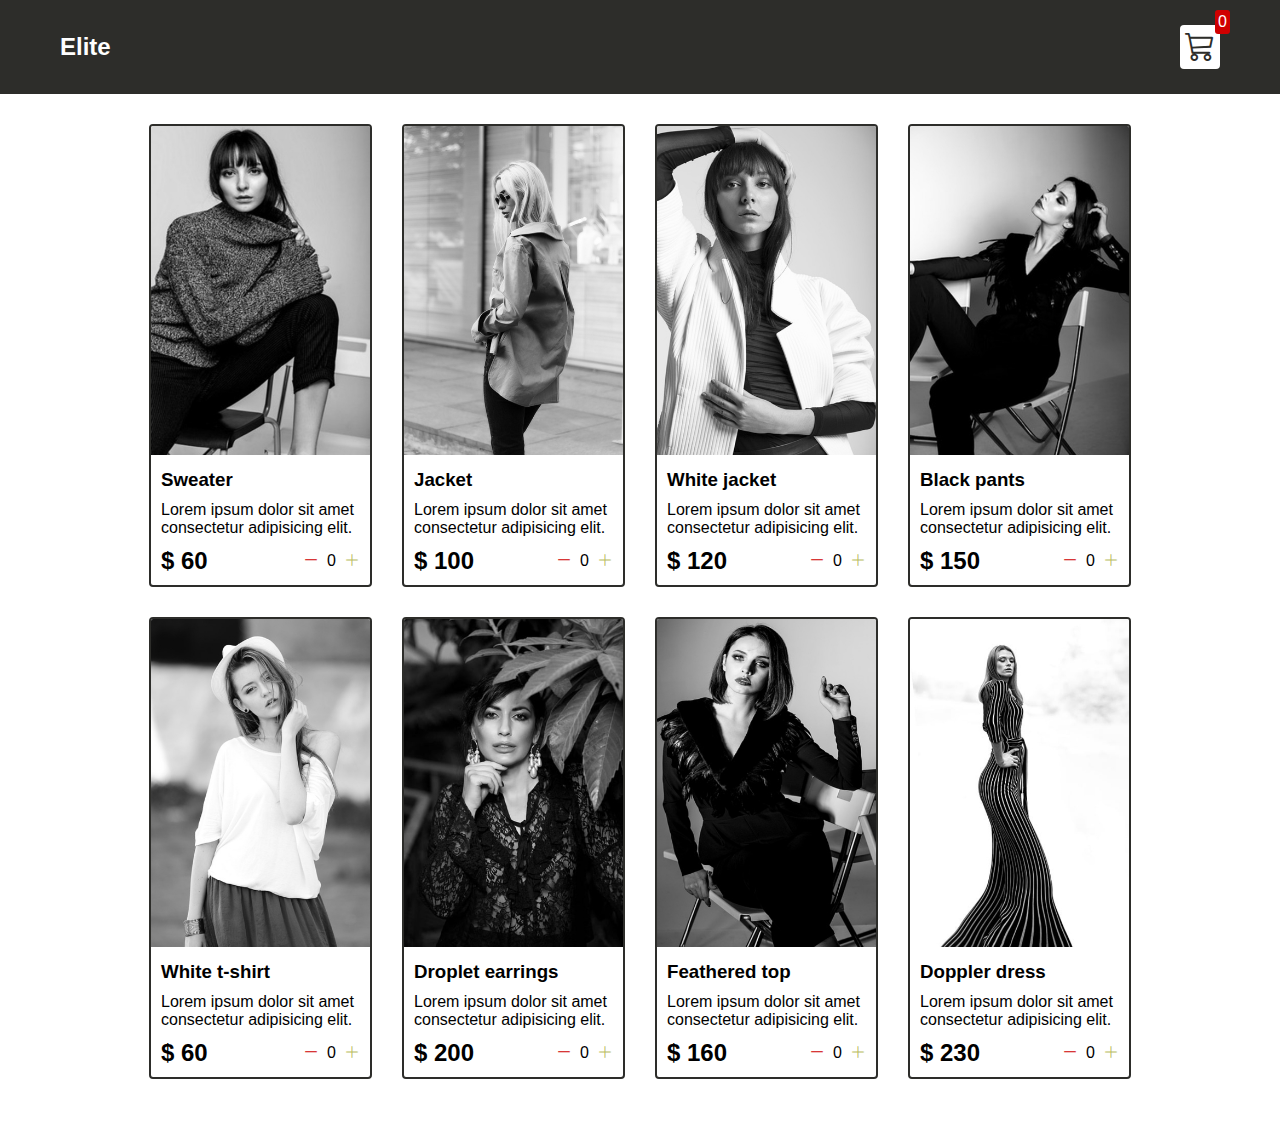
<file: index.html>
<!DOCTYPE html>
<html lang="en">
  <head>
    <meta charset="UTF-8" />
    <meta name="viewport" content="width=device-width, initial-scale=1.0" />
    <title>Elite</title>
    <link rel="stylesheet" href="style.css" />
    <link
      rel="stylesheet"
      href="https://cdn.jsdelivr.net/npm/bootstrap-icons@1.11.3/font/bootstrap-icons.min.css"
    />
  </head>
  <body>
    <div class="navbar">
      <a href="index.html">
        <h2>Elite</h2>
      </a>
      <a href="cart.html">
        <div class="cart">
          <i class="bi bi-cart3"></i>
          <div id="cart-amount" class="cart-amount">0</div>
        </div>
      </a>
    </div>
    <div class="shop" id="shop"></div>
  </body>

  <script src="data.js"></script>
  <script src="main.js"></script>
</html>
</file>
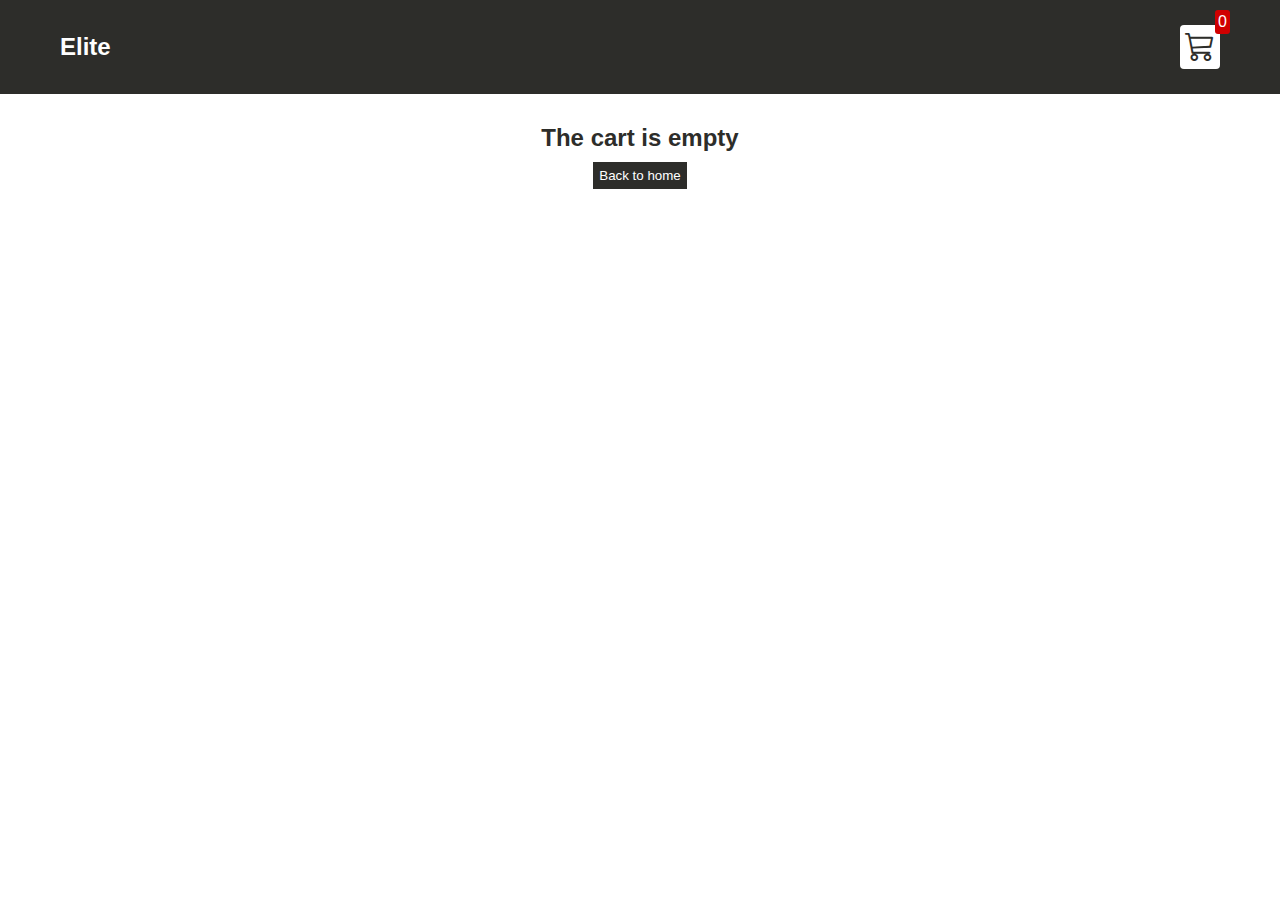
<file: cart.html>
<!DOCTYPE html>
<html lang="en">
  <head>
    <meta charset="UTF-8" />
    <meta name="viewport" content="width=device-width, initial-scale=1.0" />
    <title>Elite</title>
    <link rel="stylesheet" href="style.css" />
    <link
      rel="stylesheet"
      href="https://cdn.jsdelivr.net/npm/bootstrap-icons@1.11.3/font/bootstrap-icons.min.css"
    />
  </head>
  <body>
    <div class="navbar">
      <a href="index.html">
        <h2>Elite</h2>
      </a>
      <a href="cart.html">
        <div class="cart">
          <i class="bi bi-cart3"></i>
          <div id="cart-amount" class="cart-amount">0</div>
        </div>
      </a>
    </div>
    <div id="label" class="text-center"></div>
    <div id="shopping-cart" class="shopping-cart"></div>
  </body>
  <script src="data.js"></script>
  <script src="cart.js"></script>
</html>
</file>
<file: style.css>
/**
* ? Changing browser's default styles
**/
* {
  margin: 0;
  padding: 0;
  box-sizing: border-box;
}

body {
  font-family: sans-serif;
}

i {
  cursor: pointer;
}

a {
  text-decoration: none;
  color: white;
}

/**
* ? Navbar styles
**/

.navbar {
  background-color: #2d2d2a;
  color: white;
  padding: 25px 60px;
  display: flex;
  justify-content: space-between;
  align-items: center;
  margin-bottom: 30px;
}

.cart {
  position: relative;
  background-color: #fff;
  color: #2d2d2a;
  font-size: 30px;
  padding: 5px;
  border-radius: 4px;
}

.cart-amount {
  position: absolute;
  top: -15px;
  right: -10px;
  font-size: 16px;
  background-color: #d00000;
  color: #fff;
  padding: 3px;
  border-radius: 3px;
}

/**
* ? Shop item styles
**/

.shop {
  display: grid;
  grid-template-columns: repeat(4, 223px);
  gap: 30px;
  justify-content: center;
  margin-bottom: 50px;
}

@media (max-width: 1000px) {
  .shop {
    grid-template-columns: repeat(2, 223px);
  }
}

@media (max-width: 500px) {
  .shop {
    grid-template-columns: repeat(1, 223px);
  }
}

.item {
  border: 2px solid #2d2d2a;
  border-radius: 4px;
}

.item img {
  width: 100%;
  border-radius: 2px 2px 0 0;
}

.details {
  display: flex;
  flex-direction: column;
  padding: 10px;
  gap: 10px;
  justify-content: center;
}

.bi.bi-x-lg {
  position: absolute;
  top: 0;
  right: 0;
}

.price-quantity {
  display: flex;
  justify-content: space-between;
  align-items: center;
}

.buttons {
  display: flex;
  gap: 8px;
  font-size: 16px;
}

.bi-dash-lg {
  color: #d00000;
}

.bi-plus-lg {
  color: #bbbe64;
}

/**
* ? Label and buttons styles
**/

.text-center {
  text-align: center;
  margin-bottom: 20px;
}

.home-button,
.checkout,
.remove-all {
  background-color: #2d2d2a;
  color: white;
  border: none;
  padding: 6px;
  border: 3px;
  cursor: pointer;
  margin-top: 10px;
}
.checkout {
  background: #bbbe64;
}

.remove-all {
  background: #d00000;
}

.bi-x-lg {
  color: #d00000;
  font-weight: bold;
}

/**
* ? Shopping cart styles
*/

.shopping-cart {
  display: grid;
  grid-template-columns: repeat(1, 320px);
  justify-content: center;
  gap: 15px;
}

.cart-item {
  border: 2px solid #2d2d2a;
  border-radius: 5px;
  display: flex;
  margin: 5px;
  position: relative;
}

.title-price-x {
  width: 195px;
  display: flex;
  align-items: center;
  justify-content: space-between;
}

.title-price {
  display: flex;
  align-items: center;
  gap: 10px;
}

.cart-item-price {
  background-color: #2d2d2a;
  color: white;
  border-radius: 4px;
  padding: 3px 6px;
}

.empty-cart {
  color: #2d2d2a;
}

/**
 * ? https://coolors.co/2d2d2a-bbbe64-d00000-c0e8f9-6699cc
 */
</file>
